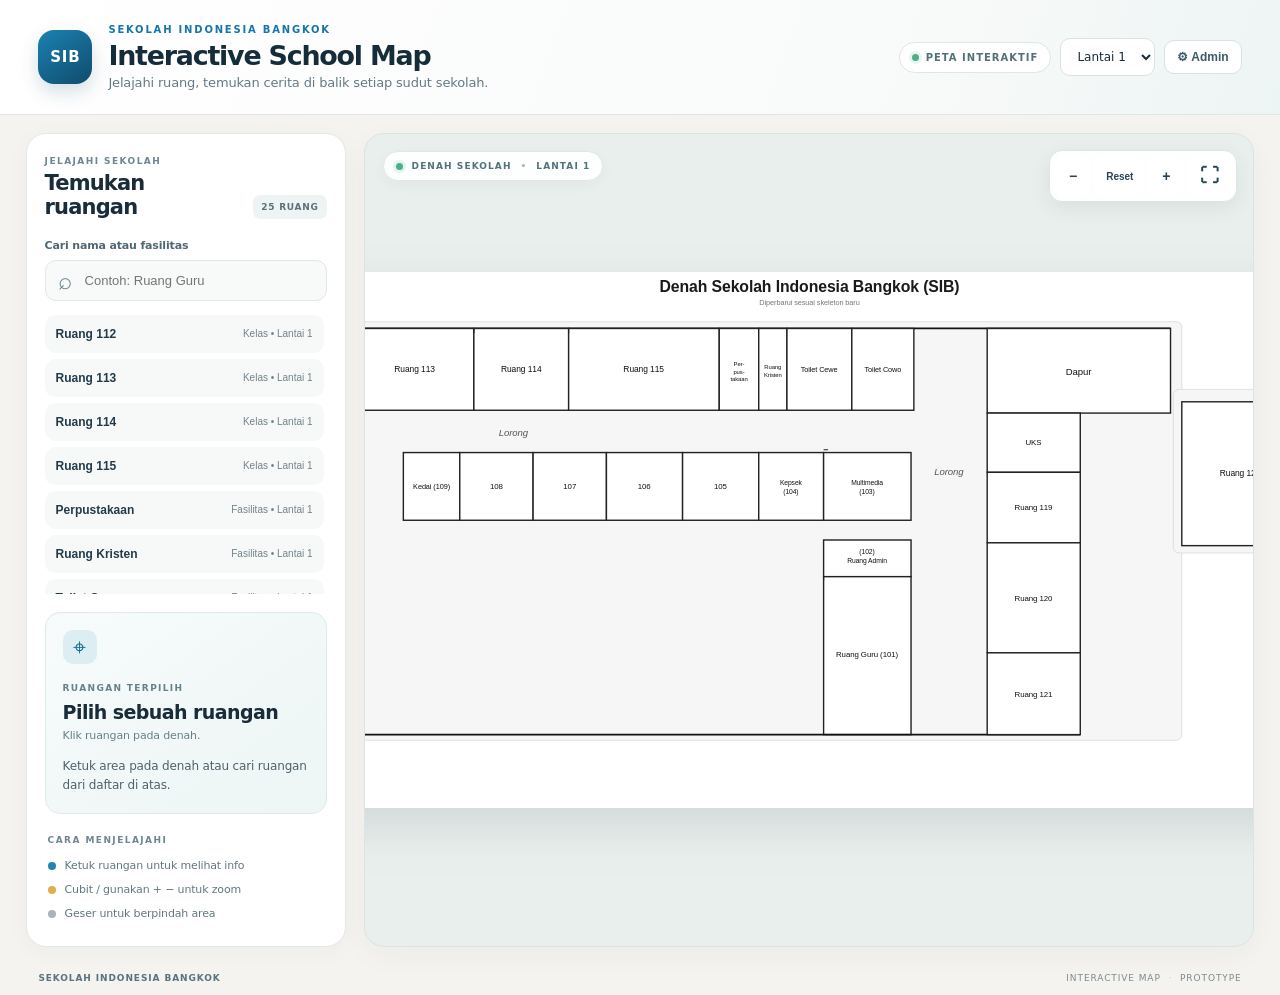
<file: TK chat SIB-Interactive-Map-Final-Polished/SIB-Interactive-Map/index.html>
<!doctype html>
<html lang="id"><head><meta charset="utf-8"><meta name="viewport" content="width=device-width,initial-scale=1">
<title>SIB Interactive Map</title><link rel="stylesheet" href="style.css"></head>
<body>
<header><div class="brand-lockup"><div class="brand-mark" aria-hidden="true">SIB</div><div class="brand-copy"><b>SEKOLAH INDONESIA BANGKOK</b><h1>Interactive School Map</h1><p>Jelajahi ruang, temukan cerita di balik setiap sudut sekolah.</p></div></div><div class="header-actions"><span class="live-pill"><span></span> PETA INTERAKTIF</span><select id="floor" aria-label="Pilih lantai"><option>Lantai 1</option></select><button id="adminToggle" type="button" class="admin-toggle">⚙ Admin</button></div></header>
<main><aside>
<div class="sidebar-heading"><div><span class="eyebrow">JELAJAHI SEKOLAH</span><h2>Temukan ruangan</h2></div><span class="room-count" id="roomCount">RUANG</span></div><label for="search">Cari nama atau fasilitas</label><div class="search-wrap"><span aria-hidden="true">⌕</span><input id="search" placeholder="Contoh: Ruang Guru" autocomplete="off"></div>
<div id="results"></div>
<section class="card"><div class="card-icon" aria-hidden="true">⌖</div><small>RUANGAN TERPILIH</small><h2 id="name">Pilih sebuah ruangan</h2><div id="meta">Klik ruangan pada denah.</div><p id="desc">Ketuk area pada denah atau cari ruangan dari daftar di atas.</p></section><div class="map-legend"><span class="eyebrow">CARA MENJELAJAHI</span><div><span class="legend-dot blue"></span> Ketuk ruangan untuk melihat info</div><div><span class="legend-dot gold"></span> Cubit / gunakan + − untuk zoom</div><div><span class="legend-dot gray"></span> Geser untuk berpindah area</div></div>
</aside>
<section class="map">
  <div class="map-caption"><span class="map-caption-dot"></span><span>DENAH SEKOLAH</span><i>•</i><span>LANTAI 1</span></div><div class="tools"><button id="out" aria-label="Zoom out" title="Perkecil">−</button><button id="reset" title="Atur ulang tampilan">Reset</button><button id="in" aria-label="Zoom in" title="Perbesar">+</button><button id="fullscreen" aria-label="Layar penuh" title="Layar penuh">⛶</button></div>
  <div id="viewport"><div id="canvas"></div></div>

  <aside id="roomPanel" class="room-panel" aria-hidden="true">
    <button id="closePanel" class="panel-close" type="button" aria-label="Tutup informasi">×</button>
    <div id="roomPhoto" class="room-photo" aria-label="Foto ruangan">
      <img id="roomPhotoImage" alt="" hidden>
      <div id="roomPhotoPlaceholder">Foto ruangan<br><span>belum tersedia</span></div>
    </div>
    <div class="room-panel-body">
      <div class="room-panel-kicker">RUANGAN</div>
      <h2 id="panelName">Pilih ruangan</h2>
      <div id="panelMeta" class="room-panel-meta">—</div>
      <p id="panelDescription">Klik salah satu ruangan pada denah untuk melihat informasinya.</p>
    </div>
  </aside>

  <aside id="adminPanel" class="admin-panel" aria-hidden="true">
    <div class="admin-panel-header">
      <div>
        <div class="admin-kicker">EDITOR MODE</div>
        <h2>Edit informasi ruangan</h2>
      </div>
      <button id="closeAdmin" class="panel-close" type="button" aria-label="Tutup editor">×</button>
    </div>

    <div class="admin-body">
      <label for="adminRoomSelect">Ruangan</label>
      <select id="adminRoomSelect" class="admin-input"></select>

      <label for="adminName">Nama ruangan</label>
      <input id="adminName" class="admin-input" type="text">

      <div class="admin-grid">
        <div>
          <label for="adminCategory">Kategori</label>
          <input id="adminCategory" class="admin-input" type="text">
        </div>
        <div>
          <label for="adminFloor">Lantai</label>
          <input id="adminFloor" class="admin-input" type="number" min="1">
        </div>
      </div>

      <div class="admin-grid">
        <div>
          <label for="adminTeacher">Wali / penanggung jawab</label>
          <input id="adminTeacher" class="admin-input" type="text" placeholder="Opsional">
        </div>
        <div>
          <label for="adminCapacity">Kapasitas</label>
          <input id="adminCapacity" class="admin-input" type="text" placeholder="Contoh: 30 siswa">
        </div>
      </div>

      <label for="adminFacilities">Fasilitas</label>
      <input id="adminFacilities" class="admin-input" type="text" placeholder="Contoh: AC, projector, whiteboard">

      <label for="adminDescription">Deskripsi</label>
      <textarea id="adminDescription" class="admin-input admin-textarea" rows="4"></textarea>

      <label>Foto ruangan</label>
      <div class="admin-photo-tools">
        <div id="adminPhotoPreview" class="admin-photo-preview">Belum ada foto</div>
        <div class="admin-photo-actions">
          <input id="adminPhotoInput" type="file" accept="image/*" hidden>
          <button id="choosePhoto" type="button">📷 Pilih foto</button>
          <button id="removePhoto" type="button" class="danger-button">Hapus foto</button>
        </div>
      </div>

      <div class="admin-save-row">
        <button id="saveRoom" type="button" class="primary-button">Simpan perubahan</button>
      </div>

      <hr>
      <div class="admin-data-actions">
        <div>
          <strong>Data lokal</strong>
          <p>Perubahan disimpan di browser ini. Export untuk membuat backup.</p>
        </div>
        <div class="admin-button-row">
          <button id="exportData" type="button">Export data</button>
          <button id="importData" type="button">Import data</button>
          <button id="resetData" type="button" class="danger-button">Reset data</button>
          <input id="importDataInput" type="file" accept="application/json,.json" hidden>
        </div>
      </div>
      <div id="adminStatus" class="admin-status" role="status"></div>
    </div>
  </aside>
</section></main>
<footer><span>SEKOLAH INDONESIA BANGKOK</span><span>Interactive Map <i>·</i> Prototype</span></footer><script src="script.js"></script></body></html>
</file>
<file: TK chat SIB-Interactive-Map-Final-Polished/SIB-Interactive-Map/style.css>
*{box-sizing:border-box}
body{margin:0;font-family:Inter,system-ui,sans-serif;background:#f3f5f7;color:#17212b}
header{display:flex;justify-content:space-between;align-items:center;padding:22px 28px;background:white;border-bottom:1px solid #d8dee4}
header b{font-size:12px;letter-spacing:.12em;color:#177ddc}h1{margin:5px 0;font-size:28px}header p{margin:0;color:#68737d}
header select{padding:10px;border:1px solid #d8dee4;border-radius:9px;background:white;font-weight:700}
main{display:grid;grid-template-columns:300px 1fr;gap:16px;padding:16px;min-height:calc(100vh - 125px)}
aside,.map{background:white;border:1px solid #d8dee4;border-radius:16px;overflow:hidden}aside{padding:16px}
label{display:block;font-weight:700;font-size:14px;margin-bottom:7px}input{width:100%;padding:12px;border:1px solid #d8dee4;border-radius:9px;margin-bottom:10px}
#results{display:grid;gap:6px;max-height:240px;overflow:auto}.result{border:1px solid transparent;background:#f6f7f8;border-radius:8px;text-align:left;padding:9px;cursor:pointer}.result:hover,.result.active{border-color:#b9d5f2;background:#e8f2ff}.result small{display:block;color:#68737d}
.card{margin-top:14px;border:1px solid #d8dee4;border-radius:13px;padding:14px}.card small{color:#177ddc;font-weight:800;letter-spacing:.1em}.card h2{margin:5px 0}.card #meta{color:#68737d;font-size:13px}.card p{font-size:14px;line-height:1.5}
button{border:1px solid #d8dee4;background:white;border-radius:8px;padding:9px 12px;cursor:pointer;touch-action:manipulation}
.map{position:relative;background:#eef0f2;min-width:0}
.tools{position:absolute;z-index:5;right:12px;top:12px;background:white;border:1px solid #d8dee4;border-radius:10px;padding:6px;display:flex;gap:5px;box-shadow:0 4px 16px #0001}
#viewport{height:100%;min-height:620px;overflow:hidden;touch-action:none;cursor:grab;user-select:none;-webkit-user-select:none;-webkit-touch-callout:none}
#viewport.dragging{cursor:grabbing}
#canvas{transform-origin:0 0;width:max-content;will-change:transform}
#canvas svg{display:block;width:min(1100px,88vw);height:auto;filter:drop-shadow(0 14px 24px #0001);user-select:none;-webkit-user-select:none;pointer-events:auto}
#canvas .room{cursor:pointer;transition:filter .15s,stroke .15s;touch-action:none}#canvas .room:hover{filter:brightness(.94)}#canvas .room.selected{stroke:#177ddc!important;stroke-width:5!important}

/* Floating information panel — styled like the supplied kiosk mockup. */
.room-panel{position:absolute;z-index:10;right:18px;bottom:18px;width:min(330px,calc(100% - 36px));padding:10px;background:#cbd5df;border:0;border-radius:0;box-shadow:0 10px 28px #0002;transform:translateY(18px) scale(.98);opacity:0;visibility:hidden;pointer-events:none;transition:opacity .18s ease,transform .18s ease,visibility .18s ease}
.room-panel.open{opacity:1;visibility:visible;pointer-events:auto;transform:translateY(0) scale(1)}
.panel-close{position:absolute;z-index:2;right:8px;top:8px;width:34px;height:34px;padding:0;border:0;border-radius:50%;font-size:24px;line-height:1;background:#ffffffdd;color:#26323d;box-shadow:0 2px 8px #0001}
.panel-close:hover{background:#fff}
.room-photo{height:170px;background:#fff;display:flex;align-items:center;justify-content:center;overflow:hidden;margin:22px 16px 0}
.room-photo img{width:100%;height:100%;object-fit:cover;display:block}.room-photo img[hidden]{display:none}
#roomPhotoPlaceholder{text-align:center;font-size:17px;font-style:italic;line-height:1.35;color:#17212b;padding:20px}.room-photo span{font-size:14px}
.room-panel-body{padding:0 16px 14px}.room-panel-kicker{margin-top:10px;text-align:center;font-size:13px;letter-spacing:.12em;font-weight:800;color:#4e5d6b}.room-panel h2{margin:5px 0 2px;text-align:center;font-size:22px;line-height:1.15}.room-panel-meta{text-align:center;color:#596877;font-size:13px}.room-panel p{margin:10px 0 0;text-align:center;font-size:14px;line-height:1.45;color:#26323d}
footer{text-align:center;padding:10px;color:#68737d;font-size:12px}
@media(max-width:900px){main{grid-template-columns:1fr}aside{order:2}.map{order:1}#viewport{min-height:500px}header{padding:18px;align-items:flex-start;gap:12px}h1{font-size:23px}.room-panel{right:12px;bottom:12px;width:min(360px,calc(100% - 24px))}}
@media(max-width:600px){.room-panel{left:12px;right:12px;width:auto}.room-photo{height:145px}.room-panel h2{font-size:20px}}

/* Local admin/editor mode */
.header-actions{display:flex;align-items:center;gap:8px}.admin-toggle{font-weight:800}.admin-toggle.active{background:#17212b;color:#fff;border-color:#17212b}
.admin-panel{position:absolute;z-index:20;right:18px;top:18px;bottom:18px;width:min(430px,calc(100% - 36px));background:#fff;border:1px solid #d8dee4;border-radius:16px;box-shadow:0 18px 50px #0003;transform:translateX(calc(100% + 24px));opacity:0;visibility:hidden;pointer-events:none;transition:transform .2s ease,opacity .2s ease,visibility .2s ease;overflow:hidden}
.admin-panel.open{transform:translateX(0);opacity:1;visibility:visible;pointer-events:auto}.admin-panel-header{display:flex;justify-content:space-between;align-items:flex-start;padding:18px;border-bottom:1px solid #e1e5e9;background:#f8fafb}.admin-kicker{font-size:11px;letter-spacing:.14em;font-weight:900;color:#177ddc}.admin-panel h2{margin:4px 0 0;font-size:21px}.admin-body{padding:16px;overflow:auto;height:calc(100% - 78px)}.admin-body label{margin-top:10px}.admin-body label:first-child{margin-top:0}.admin-input{width:100%;padding:10px 11px;border:1px solid #cfd7df;border-radius:8px;background:#fff;font:inherit}.admin-grid{display:grid;grid-template-columns:1fr 1fr;gap:10px}.admin-textarea{resize:vertical;min-height:96px}.admin-photo-tools{display:grid;grid-template-columns:130px 1fr;gap:10px;align-items:start}.admin-photo-preview{height:100px;border:1px dashed #b8c2cc;border-radius:9px;background:#f6f8fa;display:flex;align-items:center;justify-content:center;text-align:center;color:#68737d;font-size:12px;overflow:hidden}.admin-photo-preview img{width:100%;height:100%;object-fit:cover}.admin-photo-actions{display:flex;flex-direction:column;gap:7px}.admin-button-row{display:flex;flex-wrap:wrap;gap:7px;margin-top:9px}.admin-button-row button,.admin-photo-actions button{font-size:13px}.primary-button{background:#177ddc;color:#fff;border:0;font-weight:800}.danger-button{color:#a33}.admin-save-row{margin-top:14px}.admin-save-row .primary-button{width:100%;padding:12px}.admin-body hr{border:0;border-top:1px solid #e1e5e9;margin:18px 0}.admin-data-actions p{margin:4px 0 0;color:#68737d;font-size:12px;line-height:1.4}.admin-status{min-height:18px;margin-top:12px;font-size:12px;color:#68737d}.admin-status.success{color:#19713a}.admin-status.error{color:#a33}.admin-status.info{color:#177ddc}
@media(max-width:600px){.header-actions{align-items:stretch}.admin-toggle{padding:9px 10px}.admin-panel{left:12px;right:12px;top:12px;bottom:12px;width:auto}.admin-grid{grid-template-columns:1fr}.admin-photo-tools{grid-template-columns:1fr}.admin-photo-preview{height:150px}}

/* Visual polish: warm museum-kiosk interface */
:root{--ink:#182c3a;--muted:#667985;--blue:#1676a8;--gold:#e5b85c;--paper:#f4f3ef}
body{font-family:Inter,"Segoe UI",system-ui,sans-serif;background:var(--paper);color:var(--ink);letter-spacing:-.01em}
header{position:relative;gap:24px;padding:24px clamp(18px,3vw,42px);background:linear-gradient(110deg,#fff 0%,#f8faf9 72%,#edf4f4 100%);border-bottom:1px solid #dfe6e5}
.brand-lockup{display:flex;align-items:center;gap:16px;min-width:0}.brand-mark{width:54px;height:54px;flex:0 0 54px;display:grid;place-items:center;border-radius:16px;background:linear-gradient(145deg,#1b82b2,#104b6c);color:#fff;font-weight:900;letter-spacing:.06em;font-size:15px;box-shadow:0 8px 18px #104b6c2c}
.brand-copy b{display:block;font-size:10px;letter-spacing:.18em;color:var(--blue);font-weight:850}h1{font-size:clamp(23px,2.1vw,32px);letter-spacing:-.045em;font-weight:760;margin:5px 0 4px;color:#152d3b}header p{font-size:13px;color:var(--muted);margin:0}
.header-actions{gap:9px;flex-wrap:wrap;justify-content:flex-end}.live-pill{display:flex;align-items:center;gap:7px;padding:9px 12px;border:1px solid #dce7e7;border-radius:999px;background:#fff;color:#52707a;font-size:10px;font-weight:850;letter-spacing:.1em;white-space:nowrap}.live-pill span,.map-caption-dot{width:7px;height:7px;background:#4baf8a;border-radius:50%;display:inline-block;box-shadow:0 0 0 3px #4baf8a22}
header select{font:inherit;font-size:12px;color:var(--ink);border-color:#dbe2e3;border-radius:10px;padding:10px 12px}main{grid-template-columns:minmax(270px,320px) minmax(0,1fr);gap:18px;padding:18px clamp(12px,2vw,26px) 14px;min-height:calc(100vh - 135px)}main>aside{padding:22px 18px;background:#fff;border:1px solid #e3e7e6;border-radius:20px;box-shadow:0 5px 24px #243c4a08;overflow:auto}
.sidebar-heading{display:flex;align-items:flex-end;justify-content:space-between;gap:10px;margin-bottom:20px}.eyebrow{display:block;font-size:9px;letter-spacing:.16em;font-weight:900;color:#6c8791}.sidebar-heading h2{font-size:21px;letter-spacing:-.04em;margin:5px 0 0}.room-count{font-size:9px;font-weight:900;letter-spacing:.08em;color:#58717c;background:#eef4f4;border-radius:7px;padding:7px 8px;white-space:nowrap}
label{font-size:11px;font-weight:800;color:#506773;margin-bottom:8px}.search-wrap{position:relative}.search-wrap>span{position:absolute;left:13px;top:7px;font-size:24px;color:#69838c;pointer-events:none}.search-wrap input{padding:12px 12px 12px 39px;margin-bottom:14px;background:#f8faf9;border-color:#e1e8e7;border-radius:11px;font-size:13px}.search-wrap input:focus{background:#fff;border-color:#6da9c0}
#results{max-height:clamp(180px,31vh,340px);gap:6px;padding-right:3px}#results::-webkit-scrollbar,.admin-body::-webkit-scrollbar{width:6px}#results::-webkit-scrollbar-thumb,.admin-body::-webkit-scrollbar-thumb{background:#d4dfe0;border-radius:99px}.result{display:flex;align-items:center;justify-content:space-between;gap:8px;width:100%;text-align:left;padding:11px 10px;border:1px solid transparent;border-radius:10px;background:#f7f9f8;color:#233b49}.result b{font-size:12px;font-weight:750}.result small{font-size:10px;text-align:right;max-width:48%;line-height:1.4;color:#71838a}.result:hover{background:#eef6f7;border-color:#d9e9eb}.result.active{background:#e8f3f7;border-color:#9bc6d5;box-shadow:inset 3px 0 #1979a6}
.card{position:relative;margin-top:18px;padding:17px;border:1px solid #dfe9e9;border-radius:15px;background:linear-gradient(145deg,#f7fbfb,#edf5f5)}.card-icon{width:34px;height:34px;display:grid;place-items:center;margin-bottom:12px;border-radius:10px;background:#dceef2;color:#166d91;font-size:23px}.card small{font-size:9px;letter-spacing:.15em;color:#65818a}.card h2{font-size:19px;letter-spacing:-.03em;margin:6px 0 5px}.card #meta{font-size:11px;color:#66808a;line-height:1.5}.card p{font-size:12px;color:#4e626c;line-height:1.65;margin-bottom:0}
.map-legend{display:grid;gap:11px;padding:21px 3px 4px;font-size:11px;color:#627780}.map-legend .eyebrow{margin-bottom:3px}.map-legend>div{display:flex;align-items:center;gap:9px}.legend-dot{width:8px;height:8px;display:inline-block;border-radius:50%;flex:0 0 8px}.legend-dot.blue{background:#2185b2}.legend-dot.gold{background:#e0ae4d}.legend-dot.gray{background:#a8b4b8}
.map{border:1px solid #dce3e3;border-radius:20px;background:#e9efed;box-shadow:0 8px 28px #263d480a;isolation:isolate}.map:before{content:"";position:absolute;inset:0;pointer-events:none;background-image:radial-gradient(#c6d3d0 .7px,transparent .7px);background-size:18px 18px;opacity:.5;z-index:0}#viewport{position:relative;z-index:1;min-height:620px;background:transparent;cursor:grab}#canvas svg{filter:drop-shadow(0 18px 24px #233c4b20)}#canvas .room{transition:filter .16s ease,opacity .16s ease}#canvas .room:hover{filter:brightness(.96) drop-shadow(0 0 3px #1478a555)}#canvas .room.selected{stroke:#087eae!important;stroke-width:6!important;filter:drop-shadow(0 0 5px #087eae55)}
.map-caption{position:absolute;z-index:4;left:18px;top:17px;display:flex;align-items:center;gap:9px;padding:9px 12px;background:#ffffffeb;border:1px solid #e0e8e6;border-radius:999px;box-shadow:0 4px 14px #1734440a;color:#55717b;font-size:9px;font-weight:900;letter-spacing:.12em;pointer-events:none}.map-caption i{font-style:normal;color:#aab8ba}.tools{right:16px;top:16px;gap:4px;padding:5px;border:1px solid #dce5e4;border-radius:13px;background:#ffffffed;box-shadow:0 6px 20px #1a374514}.tools button{min-width:36px;min-height:36px;border:0;border-radius:9px;color:#274451;font-weight:750;font-size:14px}.tools button:hover{background:#e8f3f5;color:#126b91}#reset{font-size:10px;padding:0 11px}#fullscreen{font-size:19px}
.room-panel{right:20px;bottom:20px;width:min(330px,calc(100% - 40px));padding:10px;background:#fff;border:1px solid #e0e7e6;border-radius:18px;box-shadow:0 20px 55px #132d3b30}.room-photo{height:180px;margin:20px 8px 0;border-radius:11px;background:linear-gradient(145deg,#eef4f3,#e2ebeb)}.room-photo img{border-radius:11px}#roomPhotoPlaceholder{font-size:14px;color:#61767e}#roomPhotoPlaceholder:before{content:"▧";display:block;font-size:25px;font-style:normal;color:#9db1b7;margin-bottom:6px}.room-panel-body{padding:0 10px 12px}.room-panel-kicker{margin-top:14px;font-size:9px;letter-spacing:.16em;color:#2382a5}.room-panel h2{font-size:22px;letter-spacing:-.04em;color:#1c3542}.room-panel-meta{font-size:11px;line-height:1.6;color:#68808a}.room-panel p{font-size:12px;color:#526771;line-height:1.6}.panel-close{right:13px;top:13px;width:32px;height:32px;background:#ffffffed;border:1px solid #e1e8e7;color:#2c4855}
.admin-toggle{border-color:#d7e2e2;border-radius:10px;font-size:12px;font-weight:800;color:#3d5965}.admin-toggle:hover,.admin-toggle.active{background:#173c50;color:#fff;border-color:#173c50}.admin-panel{border-color:#dce5e5;border-radius:18px;box-shadow:0 22px 65px #132d3b38}.admin-panel-header{background:#f4f8f7;border-color:#e2e9e8;padding:20px}.admin-kicker{font-size:9px;letter-spacing:.17em;color:#167ba5}.admin-panel h2{font-size:20px;letter-spacing:-.03em;color:#1c3542}.admin-body{padding:18px}.admin-body label{font-size:11px;color:#4d6772}.admin-input{font-size:13px;border-color:#dbe4e3;border-radius:9px;padding:11px}.admin-input:focus{border-color:#5ca4bd;outline:none;box-shadow:0 0 0 3px #5ca4bd22}.primary-button{background:#126f98;border-radius:10px}.primary-button:hover{background:#0b577a}.admin-button-row button,.admin-photo-actions button{border-radius:9px}.admin-status{font-size:11px}
footer{display:flex;justify-content:space-between;gap:10px;padding:12px clamp(18px,3vw,42px);color:#7a8b8e;font-size:9px;letter-spacing:.1em;text-transform:uppercase}footer span:first-child{font-weight:850;color:#58737d}footer i{font-style:normal;padding:0 4px;color:#c3cece}
@media(max-width:900px){header{align-items:flex-start}.live-pill{display:none}main{grid-template-columns:1fr;gap:12px}main>aside{order:2;padding:17px}.map{order:1;min-height:0}#viewport{min-height:60vh;height:60vh}#results{max-height:210px}.map-legend{grid-template-columns:1fr 1fr;align-items:start}.map-legend .eyebrow{grid-column:1/-1}.room-panel{right:12px;bottom:12px;width:min(310px,calc(100% - 24px))}}
@media(max-width:600px){header{padding:16px;display:block}.brand-mark{width:44px;height:44px;flex-basis:44px;border-radius:13px;font-size:13px}.brand-lockup{align-items:flex-start}.brand-copy b{font-size:8px;letter-spacing:.13em;padding-top:3px}h1{font-size:23px}header p{font-size:11px;line-height:1.5}.header-actions{margin-top:15px;justify-content:space-between}header select{flex:1;min-width:0}main{padding:10px;gap:10px}main>aside{border-radius:15px}.map{border-radius:15px}#viewport{min-height:58vh;height:58vh}.map-caption{left:10px;top:10px;padding:8px 9px;font-size:8px}.tools{right:9px;top:9px;gap:2px;padding:4px}.tools button{min-width:32px;min-height:32px;padding:0 8px}#reset{font-size:9px;padding:0 7px}.room-panel{left:12px;right:12px;bottom:12px;width:auto;max-height:75%;overflow:auto}.room-photo{height:145px}.room-panel h2{font-size:19px}.map-legend{grid-template-columns:1fr}footer{font-size:8px;padding:11px 14px}}
@media(prefers-reduced-motion:reduce){*,*::before,*::after{transition:none!important;scroll-behavior:auto!important}}
.map:fullscreen{width:100vw;height:100vh;border:0;border-radius:0;background:#e9efed}.map:fullscreen #viewport{height:100vh;min-height:100vh}.map:fullscreen #canvas svg{width:min(1500px,94vw)}.map:fullscreen .room-panel{max-height:calc(100vh - 40px)}
</file>
